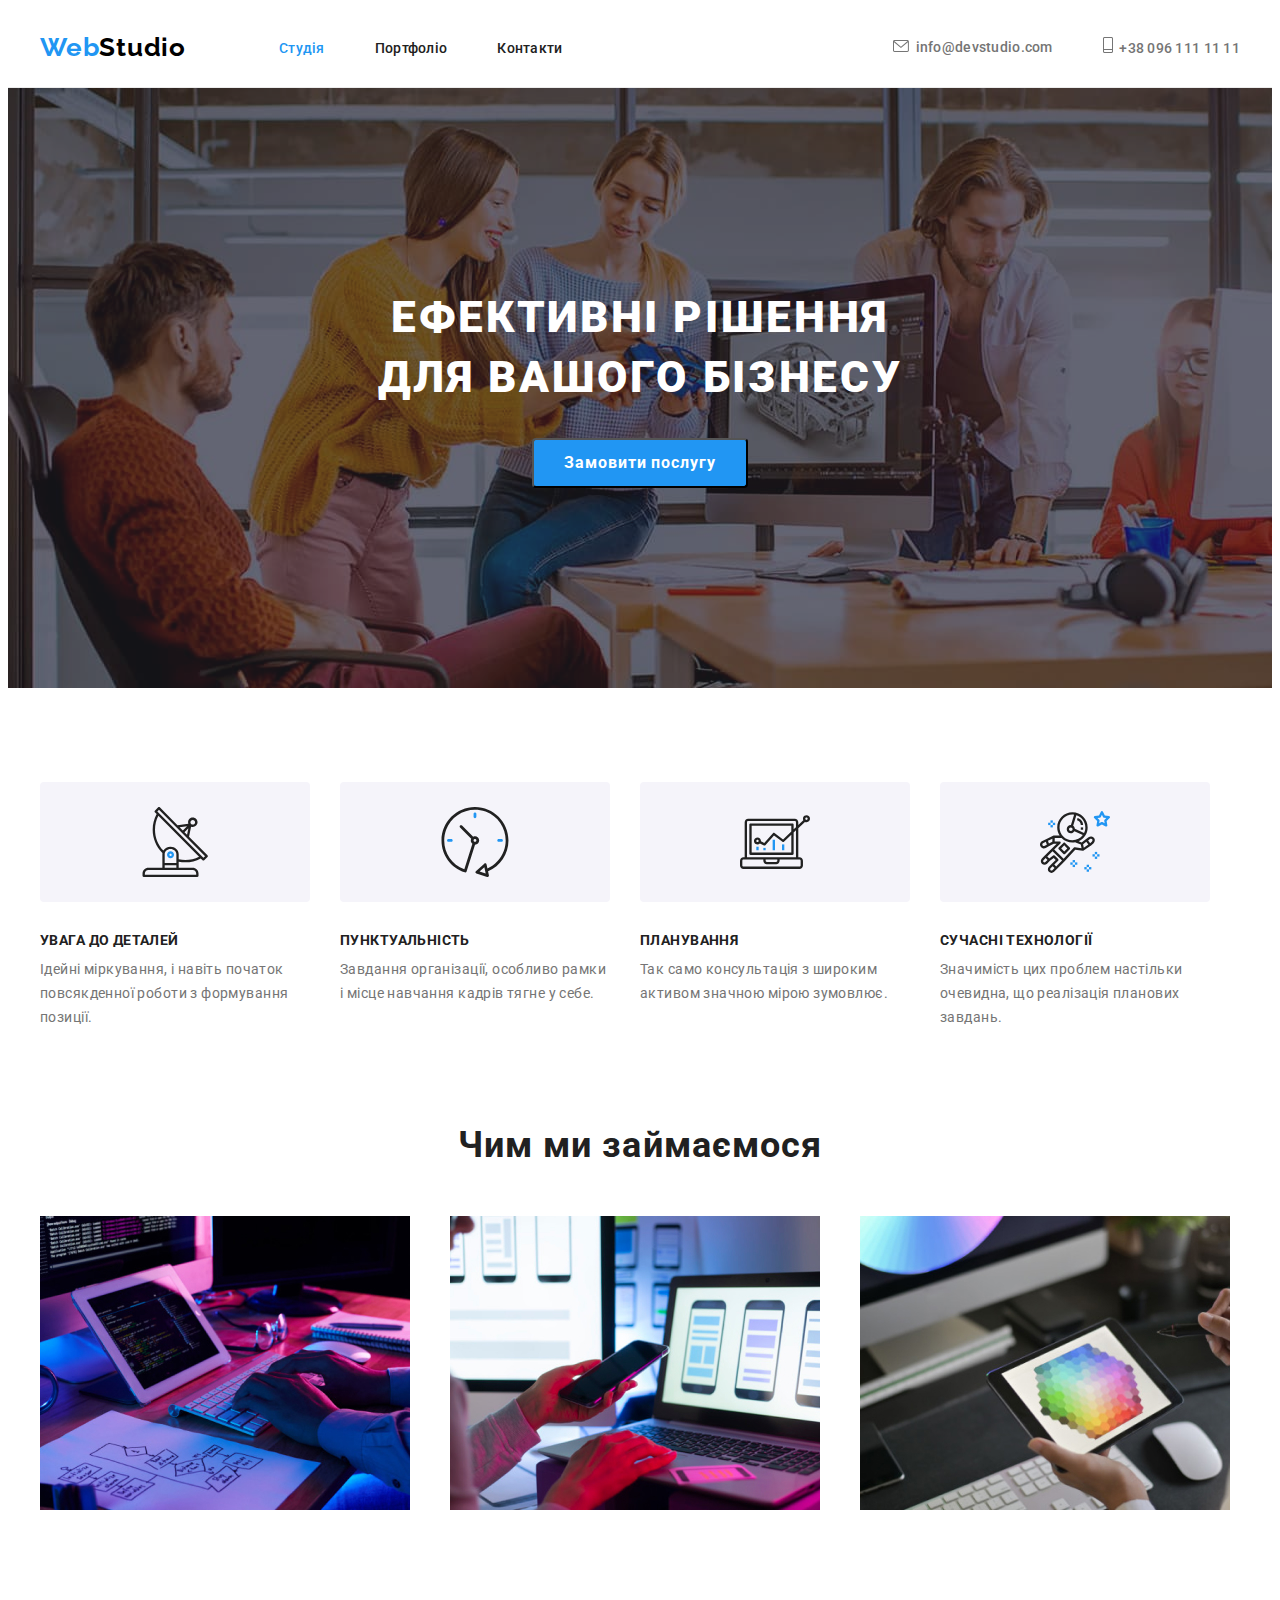
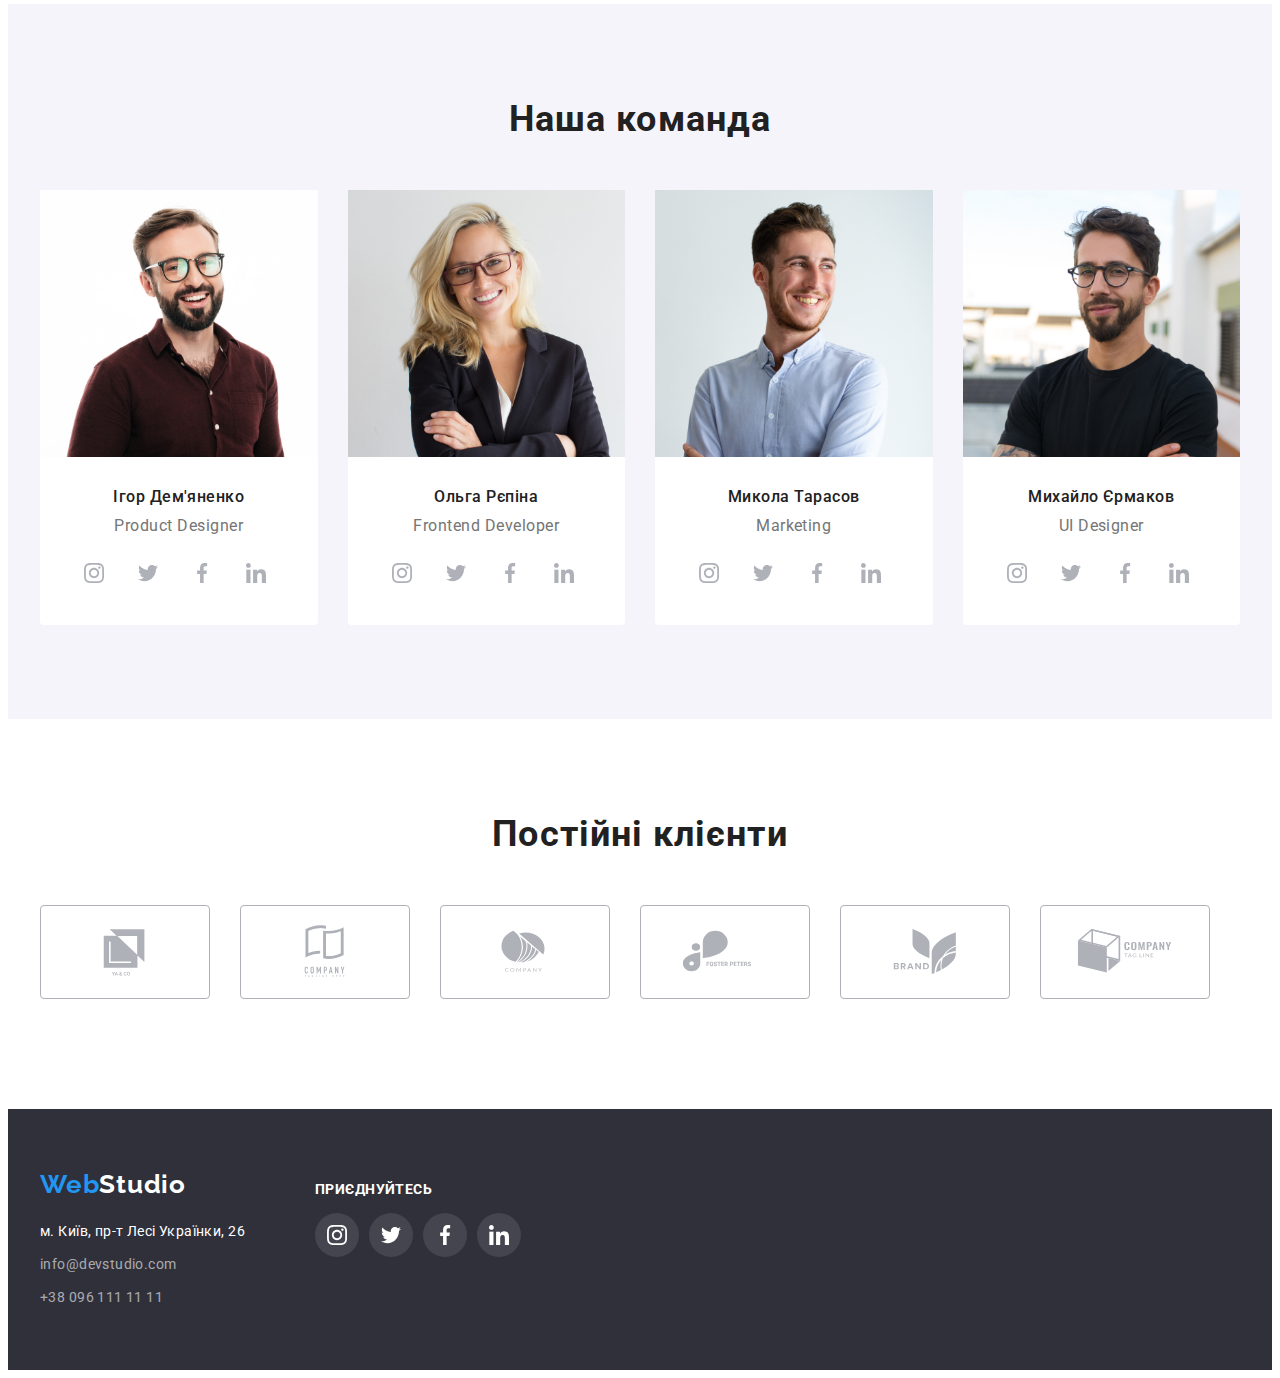
<file: index.html>
<!DOCTYPE html>
<html lang="ukr">

<head>
    <meta charset="UTF-8">
    <meta http-equiv="X-UA-Compatible" content="IE=edge">
    <meta name="viewport" content="width=device-width, initial-scale=1.0">
    <title>WebStudio</title>

    <link rel="preconnect" href="https://fonts.googleapis.com">
    <link rel="preconnect" href="https://fonts.gstatic.com" crossorigin>
    <link rel="stylesheet"
        href="https://fonts.googleapis.com/css2?family=Raleway:wght@700&family=Roboto:wght@400;500;700;900&display=swap">

    <!--Styles-->
    <link rel="stylesheet" href="https://cdnjs.cloudflare.com/ajax/libs/modern-normalize/1.1.0/modern-normalize.min.css"
        integrity="sha512-wpPYUAdjBVSE4KJnH1VR1HeZfpl1ub8YT/NKx4PuQ5NmX2tKuGu6U/JRp5y+Y8XG2tV+wKQpNHVUX03MfMFn9Q=="
        crossorigin="anonymous" referrerpolicy="no-referrer" />
    <link rel="stylesheet" href="./css/styles.css">
</head>

<body>
    <header class="header-menu">
        <nav class="container-nav">
            <a href="index.html" class="header-link"><span class="logo-web">Web</span><span
                    class="logo-h-studio">Studio</span></a>

            <ul class="header-list">
                <li class="link">
                    <a class="header-link current" href="index.html">Студія</a>
                </li>
                <li class="link">
                    <a class="header-link" href="portfolio.html">Портфоліо</a>
                </li>
                <li class="link">
                    <a class="header-link" href="">Контакти</a>
                </li>
            </ul>


            <ul class="header-list-contacts">
                <li class="link">
                    <a class="header-contact" href="mailto:info@devstudio.com">
                        <svg width="16px" height="12px">
                            <use href="./images/icons.svg#icon-envelope"></use>
                        </svg>&nbsp; info@devstudio.com</a>
                </li>
                <li class="link">
                    <a class="header-contact" href="tel: +380961111111">
                        <svg width="10px" height="16px">
                            <use href="./images/icons.svg#icon-phone"></use>
                        </svg>&nbsp; +38 096 111 11 11</a>
                </li>
            </ul>
        </nav>
    </header>

    <main>

        <section class="hero-section">
            <div class="container-hero">
                <h1 class="hero-title">Ефективні рішення <br> для вашого бізнесу</h1>
                <button class="hero-button" type="button">Замовити послугу</button>
            </div>
        </section>

        <section class="content-features-list">
            <div class="container features">
                <ul class="features list">
                    <li class="item">
                        <div class="features-layer">
                            <svg width="70px" height="70px">
                                <use href="./images/icons.svg#icon-antenna"></use>
                            </svg>
                        </div>
                        <h3 class="content-header-features">УВАГА ДО ДЕТАЛЕЙ</h3>
                        <p class="content-features-text">Ідейні міркування, і навіть початок повсякденної роботи з
                            формування позиції.</p>
                    </li>
                    <li class="item">
                        <div class="features-layer">
                            <svg width="70px" height="70px">
                                <use href="./images/icons.svg#icon-clock"></use>
                            </svg>
                        </div>
                        <h3 class="content-header-features">ПУНКТУАЛЬНІСТЬ</h3>
                        <p class="content-features-text">Завдання організації, особливо рамки і місце навчання кадрів
                            тягне у себе.</p>
                    </li>
                    <li class="item">
                        <div class="features-layer">
                            <svg width="70px" height="70px">
                                <use href="./images/icons.svg#icon-diagram"></use>
                            </svg>
                        </div>
                        <h3 class="content-header-features">ПЛАНУВАННЯ</h3>
                        <p class="content-features-text">Так само консультація з широким активом значною мірою зумовлює.
                        </p>
                    </li>
                    <li class="item">
                        <div class="features-layer">
                            <svg width="70px" height="70px">
                                <use href="./images/icons.svg#icon-astronaut"></use>
                            </svg>
                        </div>
                        <h3 class="content-header-features">СУЧАСНІ ТЕХНОЛОГІЇ</h3>
                        <p class="content-features-text">Значимість цих проблем настільки очевидна, що реалізація
                            планових завдань.</p>
                    </li>
                </ul>
            </div>
        </section>

        <section class="services">
            <div class="container-services">
                <h2 class="content-header-services">Чим ми займаємося</h2>
                <ul class="services-list">
                    <li class="item">
                        <img class="content-img-services" src="./images/img0-0.jpg" alt="програміст за роботою"
                            width="370" />
                    </li>
                    <li class="item">
                        <img class="content-img-services" src="./images/img0-1.jpg"
                            alt="UI дизайнер за розробкою додатку" width="370" />
                    </li>
                    <li class="item">
                        <img class="content-img-services" src="./images/img0-2.jpg"
                            alt="веб-дизайнер обирає колір з палети" width="370" />
                    </li>
                </ul>
            </div>
        </section>

        <section class="team">
            <div class="container-team">
                <h2 class="content-header-team">Наша команда</h2>
                <ul class="list-team">
                    <li class="item">
                        <img class="content-img-team" src="./images/img-3.jpg" alt="Ігор Дем'яненко - Product Designer"
                            width="100%" />
                        <div class="div-team">
                            <h3 class="content-team-name">Ігор Дем'яненко</h3>
                            <p class="content-team-position">Product Designer</p>

                            <ul class="team-socials">
                                <li class="team-socials-item">
                                    <a class="socials-link" href="#">
                                        <svg width="20px" height="20px">
                                            <use href="./images/icons.svg#icon-instagram"></use>
                                        </svg>
                                    </a>
                                </li>
                                <li class="team-socials-item">
                                    <a class="socials-link" href="#">
                                        <svg width="20px" height="20px">
                                            <use href="./images/icons.svg#icon-twitter"></use>
                                        </svg>
                                    </a>
                                </li>
                                <li class="team-socials-item">
                                    <a class="socials-link" href="#">
                                        <svg width="20px" height="20px">
                                            <use href="./images/icons.svg#icon-facebook"></use>
                                        </svg>
                                    </a>
                                </li>
                                <li class="team-socials-item">
                                    <a class="socials-link" href="#">
                                        <svg width="20px" height="20px">
                                            <use href="./images/icons.svg#icon-linkedin"></use>
                                        </svg>
                                    </a>
                                </li>
                            </ul>
                        </div>
                    </li>
                    <li class="item">
                        <img class="content-img-team" src="./images/img-2.jpg" alt="Ольга Рєпіна - Frontend Developer"
                            width="100%" />
                        <div class="div-team">
                            <h3 class="content-team-name">Ольга Рєпіна</h3>
                            <p class="content-team-position">Frontend Developer</p>

                            <ul class="team-socials">
                                <li class="team-socials-item">
                                    <a class="socials-link" href="#">
                                        <svg width="20px" height="20px">
                                            <use href="./images/icons.svg#icon-instagram"></use>
                                        </svg>
                                    </a>
                                </li>
                                <li class="team-socials-item">
                                    <a class="socials-link" href="#">
                                        <svg width="20px" height="20px">
                                            <use href="./images/icons.svg#icon-twitter"></use>
                                        </svg>
                                    </a>
                                </li>
                                <li class="team-socials-item">
                                    <a class="socials-link" href="#">
                                        <svg width="20px" height="20px">
                                            <use href="./images/icons.svg#icon-facebook"></use>
                                        </svg>
                                    </a>
                                </li>
                                <li class="team-socials-item">
                                    <a class="socials-link" href="#">
                                        <svg width="20px" height="20px">
                                            <use href="./images/icons.svg#icon-linkedin"></use>
                                        </svg>
                                    </a>
                                </li>
                            </ul>
                        </div>
                    </li>
                    <li class="item">
                        <img class="content-img-team" src="./images/img-1.jpg" alt="Микола Тарасов - Marketing"
                            width="100%" />
                        <div class="div-team">
                            <h3 class="content-team-name">Микола Тарасов</h3>
                            <p class="content-team-position">Marketing</p>

                            <ul class="team-socials">
                                <li class="team-socials-item">
                                    <a class="socials-link" href="#">
                                        <svg width="20px" height="20px">
                                            <use href="./images/icons.svg#icon-instagram"></use>
                                        </svg>
                                    </a>
                                </li>
                                <li class="team-socials-item">
                                    <a class="socials-link" href="#">
                                        <svg width="20px" height="20px">
                                            <use href="./images/icons.svg#icon-twitter"></use>
                                        </svg>
                                    </a>
                                </li>
                                <li class="team-socials-item">
                                    <a class="socials-link" href="#">
                                        <svg width="20px" height="20px">
                                            <use href="./images/icons.svg#icon-facebook"></use>
                                        </svg>
                                    </a>
                                </li>
                                <li class="team-socials-item">
                                    <a class="socials-link" href="#">
                                        <svg width="20px" height="20px">
                                            <use href="./images/icons.svg#icon-linkedin"></use>
                                        </svg>
                                    </a>
                                </li>
                            </ul>
                        </div>
                    </li>
                    <li class="item">
                        <img class="content-img-team" src="./images/img.jpg" alt="Михайло Єрмаков - UI Designer"
                            width="100%" />
                        <div class="div-team">
                            <h3 class="content-team-name">Михайло Єрмаков</h3>
                            <p class="content-team-position">UI Designer</p>

                            <ul class="team-socials">
                                <li class="team-socials-item">
                                    <a class="socials-link" href="#">
                                        <svg width="20px" height="20px">
                                            <use href="./images/icons.svg#icon-instagram"></use>
                                        </svg>
                                    </a>
                                </li>
                                <li class="team-socials-item">
                                    <a class="socials-link" href="#">
                                        <svg width="20px" height="20px">
                                            <use href="./images/icons.svg#icon-twitter"></use>
                                        </svg>
                                    </a>
                                </li>
                                <li class="team-socials-item">
                                    <a class="socials-link" href="#">
                                        <svg width="20px" height="20px">
                                            <use href="./images/icons.svg#icon-facebook"></use>
                                        </svg>
                                    </a>
                                </li>
                                <li class="team-socials-item">
                                    <a class="socials-link" href="#">
                                        <svg width="20px" height="20px">
                                            <use href="./images/icons.svg#icon-linkedin"></use>
                                        </svg>
                                    </a>
                                </li>
                            </ul>
                        </div>
                    </li>
                </ul>
            </div>
        </section>

        <section class="clients">
            <div class="container">
                <h2 class="content-header-team">Постійні клієнти</h2>
                <ul class="clients-list">
                    <li class="clients-item">
                        <a class="clients-link" href="#">
                            <svg width="106px" height="60px">
                                <use href="./images/icons.svg#icon-client1"></use>
                            </svg>
                        </a>
                    </li>
                    <li class="clients-item">
                        <a class="clients-link" href="#">
                            <svg width="106px" height="60px">
                                <use href="./images/icons.svg#icon-client2"></use>
                            </svg>
                        </a>
                    </li>
                    <li class="clients-item">
                        <a class="clients-link" href="#">
                            <svg width="106px" height="60px">
                                <use href="./images/icons.svg#icon-client3"></use>
                            </svg>
                        </a>
                    </li>
                    <li class="clients-item">
                        <a class="clients-link" href="#">
                            <svg width="106px" height="60px">
                                <use href="./images/icons.svg#icon-client4"></use>
                            </svg>
                        </a>
                    </li>
                    <li class="clients-item">
                        <a class="clients-link" href="#">
                            <svg width="106px" height="60px">
                                <use href="./images/icons.svg#icon-client5"></use>
                            </svg>
                        </a>
                    </li>
                    <li class="clients-item">
                        <a class="clients-link" href="#">
                            <svg width="106px" height="60px">
                                <use href="./images/icons.svg#icon-client6"></use>
                            </svg>
                        </a>
                    </li>
                </ul>
            </div>
        </section>
    </main>

    <footer class="footer">

        <div class="container flex-footer">
            <div>
                <div class="a-margin">
                    <a class="a-margin" href="index.html"><span class="logo-web">Web</span><span
                            class="logo-f-studio">Studio</span></a>
                </div>
                <address>
                    <ul class="list">
                        <li class="item">
                            <a class="foot-address" href="https://goo.gl/maps/RWDcnRhZc3z8KW91A" target="_blank"
                                rel="noopener noreferrer">м. Київ, пр-т Лесі Українки, 26</a>
                        </li>
                        <li class="item">
                            <a class="foot-address-transp" href="mailto:info@devstudio.com">info@devstudio.com</a>
                        </li>
                        <li class="item">
                            <a class="foot-address-transp" href="tel: +380961111111">+38 096 111 11 11</a>
                        </li>
                    </ul>
                </address>
            </div>


            <div class="footer2">
                <h3 class="footer-join">ПРИЄДНУЙТЕСЬ</h3>
                <ul class="footer-socials">
                    <li class="footer-socials-item">
                        <a class="socials-link-2" href="#">
                            <svg width="20px" height="20px">
                                <use href="./images/icons.svg#icon-instagram"></use>
                            </svg>
                        </a>
                    </li>
                    <li class="team-socials-item">
                        <a class="socials-link-2" href="#">
                            <svg width="20px" height="20px">
                                <use href="./images/icons.svg#icon-twitter"></use>
                            </svg>
                        </a>
                    </li>
                    <li class="team-socials-item">
                        <a class="socials-link-2" href="#">
                            <svg width="20px" height="20px">
                                <use href="./images/icons.svg#icon-facebook"></use>
                            </svg>
                        </a>
                    </li>
                    <li class="team-socials-item">
                        <a class="socials-link-2" href="#">
                            <svg width="20px" height="20px">
                                <use href="./images/icons.svg#icon-linkedin"></use>
                            </svg>
                        </a>
                    </li>
                </ul>
            </div>
        </div>
    </footer>
</body>

</html>
</file>
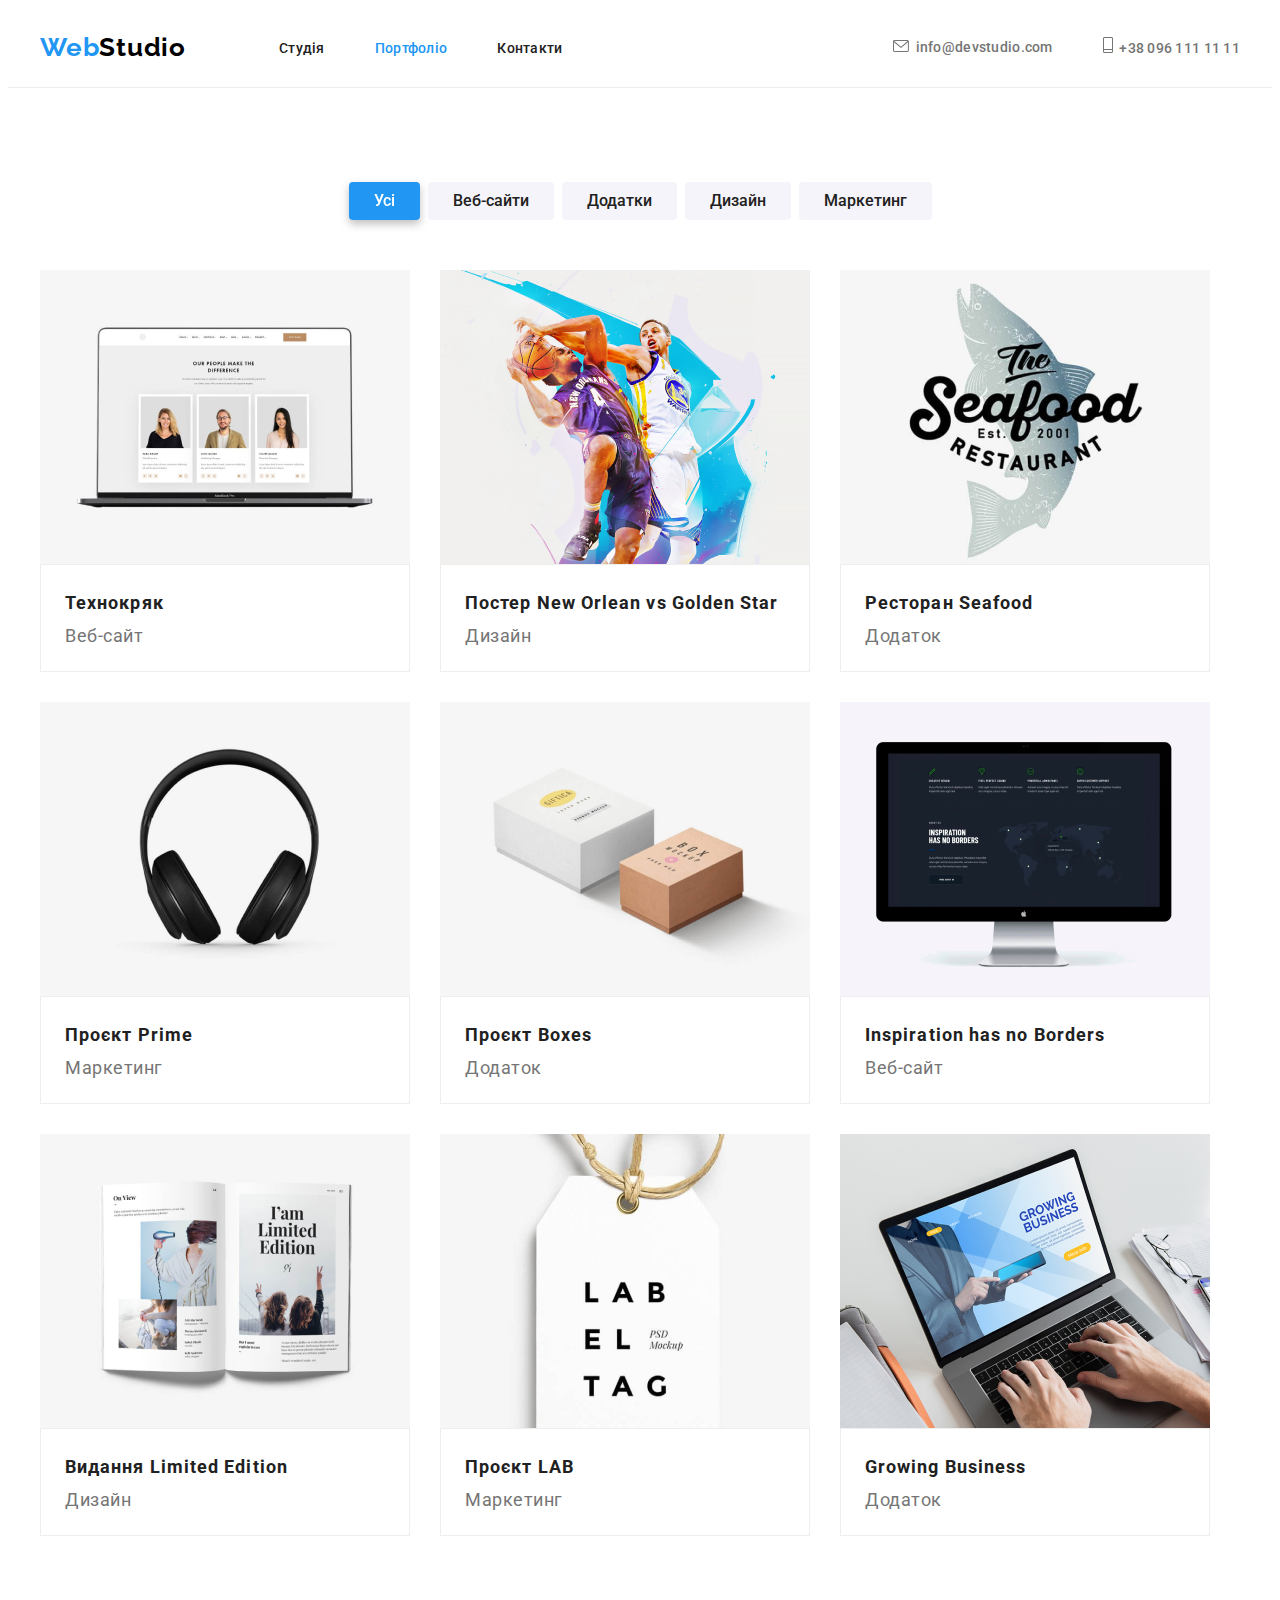
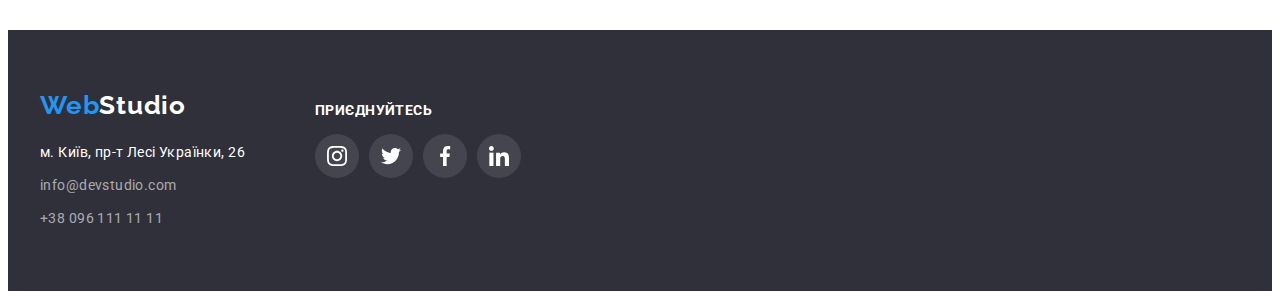
<file: portfolio.html>
<!DOCTYPE html>
<html lang="ukr">

<head>
    <meta charset="UTF-8">
    <meta http-equiv="X-UA-Compatible" content="IE=edge">
    <meta name="viewport" content="width=device-width, initial-scale=1.0">
    <title>WebStudio - Portfolio</title>

    <link rel="preconnect" href="https://fonts.googleapis.com">
    <link rel="preconnect" href="https://fonts.gstatic.com" crossorigin>
    <link rel="stylesheet"
        href="https://fonts.googleapis.com/css2?family=Raleway:wght@700&family=Roboto:wght@400;500;700;900&display=swap">

    <!--Styles-->
    <link rel="stylesheet" href="https://cdnjs.cloudflare.com/ajax/libs/modern-normalize/1.1.0/modern-normalize.min.css"
        integrity="sha512-wpPYUAdjBVSE4KJnH1VR1HeZfpl1ub8YT/NKx4PuQ5NmX2tKuGu6U/JRp5y+Y8XG2tV+wKQpNHVUX03MfMFn9Q=="
        crossorigin="anonymous" referrerpolicy="no-referrer" />
    <link rel="stylesheet" href="./css/styles.css">
</head>

<body>
    <header class="header-menu">
        <nav class="container-nav">
            <a href="index.html" class="header-link"><span class="logo-web">Web</span><span
                    class="logo-h-studio">Studio</span></a>

            <ul class="header-list">
                <li class="link">
                    <a class="header-link" href="index.html">Студія</a>
                </li>
                <li class="link">
                    <a class="header-link current" href="portfolio.html">Портфоліо</a>
                </li>
                <li class="link">
                    <a class="header-link" href="">Контакти</a>
                </li>
            </ul>


            <ul class="header-list-contacts">
                <li class="link">
                    <a class="header-contact" href="mailto:info@devstudio.com">
                        <svg width="16px" height="12px">
                            <use href="./images/icons.svg#icon-envelope"></use>
                        </svg>&nbsp; info@devstudio.com</a>
                </li>
                <li class="link">
                    <a class="header-contact" href="tel: +380961111111">
                        <svg width="10px" height="16px">
                            <use href="./images/icons.svg#icon-phone"></use>
                        </svg>&nbsp; +38 096 111 11 11</a>
                </li>
            </ul>
        </nav>
    </header>

    <main>

        <section class="portfolio">
            <div class="container">
                <ul class="pf-list">
                    <li class="item">
                        <button class="portfolio-button current" type="button">Усі</button>
                    </li>
                    <li class="item">
                        <button class="portfolio-button item" type="button">Веб-сайти</button>
                    </li>
                    <li class="item">
                        <button class="portfolio-button item" type="button">Додатки</button>
                    </li>
                    <li class="item">
                        <button class="portfolio-button item" type="button">Дизайн</button>
                    </li>
                    <li class="item">
                        <button class="portfolio-button item" type="button">Маркетинг</button>
                    </li>
                </ul>

                <ul class="pf-flex">
                    <li class="pf-item">
                        <img src="./images/pf1.jpg" alt="Технокряк" width="370" />
                        <div class="div-pf-container">
                            <h3 class="pf-header">Технокряк</h3>
                            <p class="pf-type">Веб-сайт</p>
                        </div>
                    </li>
                    <li class="pf-item">
                        <img src="./images/pf2.jpg" alt="Постер New Orlean vs Golden Star" width="370" />
                        <div class="div-pf-container">
                            <h3 class="pf-header">Постер New Orlean vs Golden Star</h3>
                            <p class="pf-type">Дизайн</p>
                        </div>
                    </li>
                    <li class="pf-item">
                        <img src="./images/pf3.jpg" alt="Ресторан Seafood" width="370" />
                        <div class="div-pf-container">
                            <h3 class="pf-header">Ресторан Seafood</h3>
                            <p class="pf-type">Додаток</p>
                        </div>
                    </li>
                    <li class="pf-item">
                        <img src="./images/pf4.png" alt="Проєкт Prime" width="370" />
                        <div class="div-pf-container">
                            <h3 class="pf-header">Проєкт Prime</h3>
                            <p class="pf-type">Маркетинг</p>
                        </div>
                    </li>
                    <li class="pf-item">
                        <img src="./images/pf5.png" alt="Проєкт Boxes" width="370" />
                        <div class="div-pf-container">
                            <h3 class="pf-header">Проєкт Boxes</h3>
                            <p class="pf-type">Додаток</p>
                        </div>
                    </li>
                    <li class="pf-item">
                        <img src="./images/pf6.png" alt="Inspiration has no Borders" width="370" />
                        <div class="div-pf-container">
                            <h3 class="pf-header">Inspiration has no Borders</h3>
                            <p class="pf-type">Веб-сайт</p>
                        </div>
                    </li>
                    <li class="pf-item">
                        <img src="./images/pf7.png" alt="Видання Limited Edition" width="370" />
                        <div class="div-pf-container">
                            <h3 class="pf-header">Видання Limited Edition</h3>
                            <p class="pf-type">Дизайн</p>
                        </div>
                    </li>
                    <li class="pf-item">
                        <img src="./images/pf8.png" alt="Проєкт LAB" width="370" />
                        <div class="div-pf-container">
                            <h3 class="pf-header">Проєкт LAB</h3>
                            <p class="pf-type">Маркетинг</p>
                        </div>
                    </li>
                    <li class="pf-item">
                        <img src="./images/pf9.png" alt="Growing Business" width="370" />
                        <div class="div-pf-container">
                            <h3 class="pf-header">Growing Business</h3>
                            <p class="pf-type">Додаток</p>
                        </div>
                    </li>
                </ul>
            </div>
        </section>
    </main>

    <footer class="footer">
    
        <div class="container flex-footer">
            <div>
                <div class="a-margin">
                    <a class="a-margin" href="index.html"><span class="logo-web">Web</span><span
                            class="logo-f-studio">Studio</span></a>
                </div>
                <address>
                    <ul class="list">
                        <li class="item">
                            <a class="foot-address" href="https://goo.gl/maps/RWDcnRhZc3z8KW91A" target="_blank"
                                rel="noopener noreferrer">м. Київ, пр-т Лесі Українки, 26</a>
                        </li>
                        <li class="item">
                            <a class="foot-address-transp" href="mailto:info@devstudio.com">info@devstudio.com</a>
                        </li>
                        <li class="item">
                            <a class="foot-address-transp" href="tel: +380961111111">+38 096 111 11 11</a>
                        </li>
                    </ul>
                </address>
            </div>
    
    
            <div class="footer2">
                <h3 class="footer-join">ПРИЄДНУЙТЕСЬ</h3>
                <ul class="footer-socials">
                    <li class="footer-socials-item">
                        <a class="socials-link-2" href="#">
                            <svg width="20px" height="20px">
                                <use href="./images/icons.svg#icon-instagram"></use>
                            </svg>
                        </a>
                    </li>
                    <li class="team-socials-item">
                        <a class="socials-link-2" href="#">
                            <svg width="20px" height="20px">
                                <use href="./images/icons.svg#icon-twitter"></use>
                            </svg>
                        </a>
                    </li>
                    <li class="team-socials-item">
                        <a class="socials-link-2" href="#">
                            <svg width="20px" height="20px">
                                <use href="./images/icons.svg#icon-facebook"></use>
                            </svg>
                        </a>
                    </li>
                    <li class="team-socials-item">
                        <a class="socials-link-2" href="#">
                            <svg width="20px" height="20px">
                                <use href="./images/icons.svg#icon-linkedin"></use>
                            </svg>
                        </a>
                    </li>
                </ul>
            </div>
        </div>
    </footer>
</body>

</html>
</file>
<file: css/styles.css>
:root {
    --color-text: #212121;
    --color-link: #2196F3;
    --color-grey: #757575;
    --color-white: #fff;
    --color-pf-btn-bg: #F5F4FA;
    --color-icons-grey: #AFB1B8;
}

/* font-family: 'Raleway', sans-serif;
font-family: 'Roboto', sans-serif; */

body {
    background-color: var(--color-white);
    font-family: 'Roboto', sans-serif;
}


/* DEFAULT STYLES RESET */

/* Класс для обнуления базовых свойств у списков (ul) */
.list {
    list-style: none;
    padding-left: 0;
    margin: 0;
}

/* Класс для обнуления базовых свойств у ссылок */
.link {
    text-decoration: none;
    color: inherit;
}


/* Свойства для корректного отображения картинок */
img {
    display: block;
    max-width: 100%;
    height: auto;
}

/* Свойства для обнуления курсива у address */
address {
    font-style: normal;
}

/* Common styles */
.container {
    width: 1200px;
    margin: 0 auto;
    padding-left: 15px;
    padding-right: 15px;
}

h1,
h2,
h3,
h4,
h5,
h6,
p {
    margin: 0;
}


/* Header */

.container-nav {
    display: flex;
    align-items: center;
    width: 1200px;
    padding: 0 15px;
    margin: 0 auto;
}

.header-menu {
    width: 100%;
    border-bottom: 1px solid #ECECEC;
}

.header-list {
    list-style: none;
    padding-left: 0;
    display: flex;
    margin-left: 93px;
}

.header-list .link+.link {
    margin-left: 50px;
}

.header-list-contacts {
    list-style: none;
    padding-left: 0;
    display: flex;
    margin-left: auto;
}

.header-list-contacts .link+.link {
    margin-left: 50px;
}


.logo-web {
    color: var(--color-link);
    font-family: 'Raleway', sans-serif;
    font-weight: 700;
    font-size: 26px;
    line-height: 1.19;
    text-decoration: none;
    letter-spacing: 0.03em;
}

.logo-h-studio {
    color: black;
    font-family: 'Raleway', sans-serif;
    font-weight: 700;
    font-size: 26px;
    line-height: 1.19;
    text-decoration: none;
    letter-spacing: 0.03em;
}

.logo-f-studio {
    color: var(--color-white);
    font-family: 'Raleway', sans-serif;
    font-weight: 700;
    font-size: 26px;
    line-height: 1.19;
    text-decoration: none;
    letter-spacing: 0.03em;
}

.header-link {
    color: var(--color-text);
    text-decoration: none;
    font-size: 14px;
    font-weight: 500;
    line-height: 1.142;
    letter-spacing: 0.02em;

    padding-top: 24px;
    padding-bottom: 24px;
}

.header-link:hover {
    color: var(--color-link);
    cursor: pointer;
}

.header-link:focus {
    color: var(--color-link);
}

.header-link.current {
    color: var(--color-link);
}

.header-contact {
    color: var(--color-grey);
    fill: var(--color-grey);
    text-decoration: none;
    font-size: 14px;
    font-weight: 500;
    line-height: 1.142;
    letter-spacing: 0.02em;
}

.header-contact:hover {
    color: var(--color-link);
    cursor: pointer;
    fill: var(--color-link);
}

.header-contact:focus {
    color: var(--color-link);
    fill: var(--color-link);
}

.header-contact.current {
    color: var(--color-link);
}


/* Hero section */

.hero-section {
    background-image: url(../images/Untitled-1.png), url(../images/hero-img.jpg);
    background-color: #2F303A;
    width: 100%;
    text-align: center;
}

.container-hero {
    display: block;
    align-items: center;

    padding-top: 200px;
    padding-bottom: 200px;
}

.hero-title {
    color: var(--color-white);
    text-transform: uppercase;
    font-size: 44px;
    font-weight: 900;
    line-height: 1.363;
    letter-spacing: 0.06em;

    margin: 0 auto 30px;
}

.hero-button {
    width: 216px;
    height: 50px;
    background-color: var(--color-link);
    color: var(--color-white);
    border-radius: 4px;
    font-family: inherit;
    font-size: 16px;
    font-weight: 700;
    line-height: 1.875;
    letter-spacing: 0.06em;
}

.hero-button:hover {
    background-color: var(--color-white);
    color: var(--color-link);
    border-radius: 4px;
    cursor: pointer;
}

.hero-button:focus {
    background-color: var(--color-white);
    color: var(--color-link);
    border-radius: 4px;
    cursor: pointer;
}


/* Features section */

.content-features-list {
    list-style: none;
    padding: 94px 0;
    margin-left: auto;
    margin-right: auto;
}

.container .features {
    width: 1200px;
    padding-top: 94;
    display: flex;
}

.features .item {
    width: 270px;
    margin-right: 30px;
}

.features .item:nth-child(4n) {
    margin-right: 0;
}

.features-layer {
    display: flex;
    align-items: center;
    justify-content: center;
    width: 270px;
    height: 120px;
    background-color: var(--color-pf-btn-bg);
    margin-bottom: 30px;
    border-radius: 4px;
}

.content-header-features {
    color: var(--color-text);
    font-size: 14px;
    line-height: 1.142;
    letter-spacing: 0.03em;

    margin-bottom: 10px;
}

.content-features-text {
    color: var(--color-grey);
    font-size: 14px;
    line-height: 1.714;
    letter-spacing: 0.03em;
}


/* Services section */

.services {
    align-items: center;

    padding-bottom: 94px;
    margin-left: auto;
    margin-right: auto;
}

.services-list {
    display: flex;
    list-style: none;
    padding-left: 0;
    margin: 0;
}

.container-services {
    width: 1200px;
    margin: 0 auto;
    padding-left: 15px;
    padding-right: 15px;
    align-items: center;
}

.content-header-services {
    color: var(--color-text);
    font-size: 36px;
    line-height: 1.167;
    text-align: center;
    letter-spacing: 0.03em;

    margin-bottom: 50px;
}

.services .item {
    width: calc((100% - 60px) / 3);
    margin-right: 30px;
}

.services .item:nth-child(3n) {
    margin-right: 0;
}


/* Team section */

.team {
    background-color: #F5F4FA;
    align-items: center;

    padding: 94px 0px;
    margin-left: auto;
    margin-right: auto;
}

.list-team {
    list-style: none;
    padding-left: 0;
    margin: 0;
    display: flex;

    margin-block-start: 0px;
    margin-block-end: 0px;
    margin-inline-start: 0px;
    margin-inline-end: 0px;
    padding-inline-start: 0px;
}

.container-team {
    width: 1200px;
    align-items: center;
    padding: 0 15px;

    margin-left: auto;
    margin-right: auto;
}

.team .item {
    width: calc((100% - 90px) / 4);
    margin-right: 30px;
    align-items: center;
    background-color: var(--color-white);
    border-radius: 0px 0px 4px 4px;
}

.team .item:nth-child(4n) {
    margin-right: 0;
}

.content-header-team {
    color: var(--color-text);
    font-size: 36px;
    line-height: 1.167;
    text-align: center;
    letter-spacing: 0.03em;

    margin-bottom: 50px;
}

.content-img-team {
    display: block;
}

.div-team {
    padding: 30px 0;
}

.content-team-name {
    color: var(--color-text);
    font-size: 16px;
    font-weight: 500;
    line-height: 1.188;
    text-align: center;
    letter-spacing: 0.03em;

    margin-bottom: 10px;
}

.content-team-position {
    color: var(--color-grey);
    font-size: 16px;
    line-height: 1.188;
    text-align: center;
    letter-spacing: 0.03em;
    margin-bottom: 16px;
}

.team-socials {
    list-style: none;
    padding-inline-start: 0px;
    padding: 0 32px;
    display: flex;
    gap: 10px;
}

.team-socials:nth-child(4n) {
    gap: 0px;
}

.team-socials-item {
    width: 44px;
    height: 44px;
}

.socials-link {
    display: flex;
    align-items: center;
    justify-content: center;
    width: 100%;
    height: 100%;
    border-radius: 50%;
    fill: var(--color-icons-grey);
}

.socials-link:hover {
    background-color: var(--color-link);
    fill: var(--color-white);
}

.socials-link:focus {
    background-color: var(--color-link);
    fill: var(--color-white);
}


/* CLients section */

.clients {
    align-items: center;

    padding: 94px 0;
    margin-left: auto;
    margin-right: auto;
}

.clients-list {
    list-style: none;
    padding-inline-start: 0px;
    display: flex;
}

.clients-list:nth-child(4n) {
    gap: 0px;
}

.clients-item {
    width: 170px;
    height: 92px;
    margin-right: 30px;
    border: 1px solid var(--color-icons-grey);
    border-radius: 4px;
}

.clients-item:hover {
    border: 1px solid var(--color-link);
}

.clients-item:focus {
    border: 1px solid var(--color-link);
}

.clients-link {
    display: flex;
    align-items: center;
    justify-content: center;
    width: 100%;
    height: 100%;
    fill: var(--color-icons-grey);
}

.clients-link:hover {
    fill: var(--color-link);
}

.clients-link:focus {
    fill: var(--color-link);
}




/* Footer section */

.footer {
    background-color: #2F303A;
    width: 100%;

    padding: 60px 0;
}

.footer2 {
    width: 206px;
    height: 80px;
    margin-left: 70px;
    margin-top: 12px;
}

.flex-footer {
    display: flex;
}

.footer-join {
    font-weight: 700;
    font-size: 14px;
    line-height: 16px;
    letter-spacing: 0.03em;
    text-transform: uppercase;
    color: var(--color-white);
}

a {
    text-decoration: none;
}

.a-margin {
    margin-bottom: 20px;
}

.footer .item {
    margin-bottom: 9px;
}

.footer .item:nth-child(3n) {
    margin-bottom: 0;
}

.foot-address {
    font-family: inherit;
    font-size: 14px;
    line-height: 1.714;
    color: var(--color-white);
    text-decoration: none;
    letter-spacing: 0.03em;
}

.foot-address:hover {
    color: var(--color-link);
    cursor: pointer;
}

.foot-address:focus {
    color: var(--color-link);
}

.foot-address-transp {
    font-family: inherit;
    font-size: 14px;
    line-height: 1.714;
    color: rgba(255, 255, 255, 0.6);
    text-decoration: none;
    letter-spacing: 0.03em;
}

.foot-address-transp:hover {
    color: var(--color-link);
    cursor: pointer;
}

.foot-address-transp:focus {
    color: var(--color-link);
}

.footer-socials {
    list-style: none;
    padding-inline-start: 0px;
    display: flex;
    gap: 10px;
}

.footer-socials:nth-child(4n) {
    gap: 0px;
}

.footer-socials-item {
    width: 44px;
    height: 44px;
}

.socials-link-2 {
    display: flex;
    align-items: center;
    justify-content: center;
    width: 100%;
    height: 100%;
    border-radius: 50%;
    fill: var(--color-white);
    background-color: rgba(255, 255, 255, 0.1);
}

.socials-link-2:hover {
    background-color: var(--color-link);
    fill: var(--color-white);
}

.socials-link-2:focus {
    background-color: var(--color-link);
    fill: var(--color-white);
}


/* Portfolio page */

.portfolio {
    padding-top: 94px;
    padding-bottom: 94px;
}

.pf-list-container {
    width: 1200px;
    padding: 0 15px;
    margin-left: auto;
    margin-right: auto;
}

.pf-list {
    list-style: none;
    margin-block-start: 0px;
    margin-block-end: 0px;
    margin-inline-start: 0px;
    margin-inline-end: 0px;
    padding-inline-start: 0px;
    margin-bottom: 50px;

    display: flex;
    justify-content: center;
}

.pf-list .item {
    border-radius: 4px;
}

.pf-list .item+.item {
    margin-left: 8px;
}

.portfolio-button {
    background-color: var(--color-pf-btn-bg);
    color: var(--color-text);
    border-radius: 4px;
    border-style: none;
    font-family: inherit;
    font-size: 16px;
    font-weight: 500;
    line-height: 1.625;

    padding: 6px 25px;
}

.portfolio-button:hover {
    background-color: var(--color-link);
    color: var(--color-white);
    cursor: pointer;
    filter: drop-shadow(0px 4px 4px rgba(0, 0, 0, 0.25));
}

.portfolio-button:focus {
    background-color: var(--color-link);
    color: var(--color-white);
    cursor: pointer;
    filter: drop-shadow(0px 4px 4px rgba(0, 0, 0, 0.25));
}

.portfolio-button.current {
    background-color: var(--color-link);
    color: var(--color-white);
    cursor: pointer;
    filter: drop-shadow(0px 4px 4px rgba(0, 0, 0, 0.25));
}

.pf-header {
    color: var(--color-text);
    font-size: 18px;
    line-height: 2;
    letter-spacing: 0.06em;
}

.pf-type {
    color: var(--color-grey);
    font-size: 18px;
    line-height: 1.667;
    letter-spacing: 0.03em;
}

.pf-container {
    width: 1200px;
    padding: 0 15px;
    margin-left: auto;
    margin-right: auto;
}

.div-pf-container {
    padding: 20px 24px;
    border: 1px solid #EEEEEE;
}

.pf-flex {
    list-style: none;
    margin-block-start: 0px;
    margin-block-end: 0px;
    margin-inline-start: 0px;
    margin-inline-end: 0px;
    padding-inline-start: 0px;

    align-items: center;
    display: flex;
    flex-wrap: wrap;
    gap: 30px;
}

.pf-item:hover {
    box-shadow: 0px 1px 1px rgba(0, 0, 0, 0.12), 0px 4px 4px rgba(0, 0, 0, 0.06), 1px 4px 6px rgba(0, 0, 0, 0.16);
}

.pf-container .item {
    width: calc((100% - 60px) / 3);
    margin-right: 30px;
    margin-bottom: 30px;
}

.pf-container .item:nth-child(3n) {
    margin-right: 0;
}

.pf-container .item:nth-last-child(-n + 3) {
    margin-bottom: 0;
}
</file>
